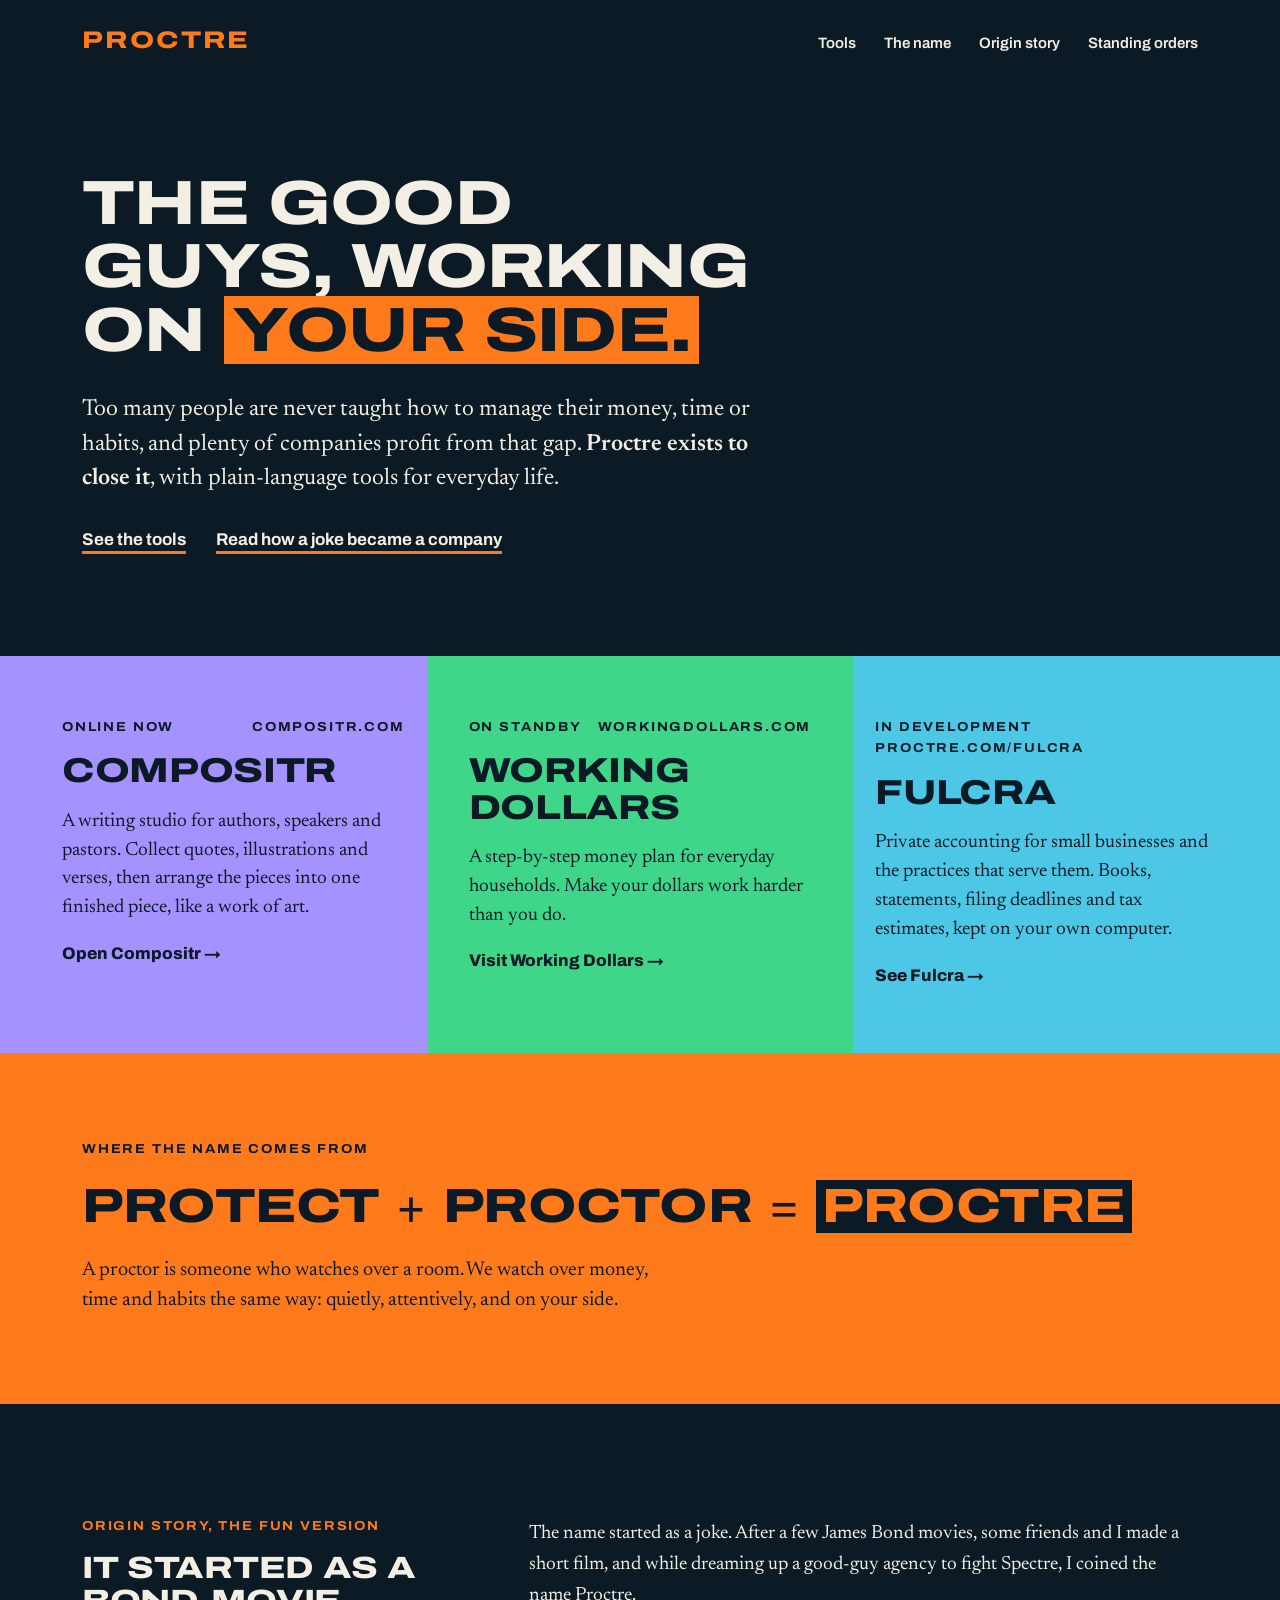
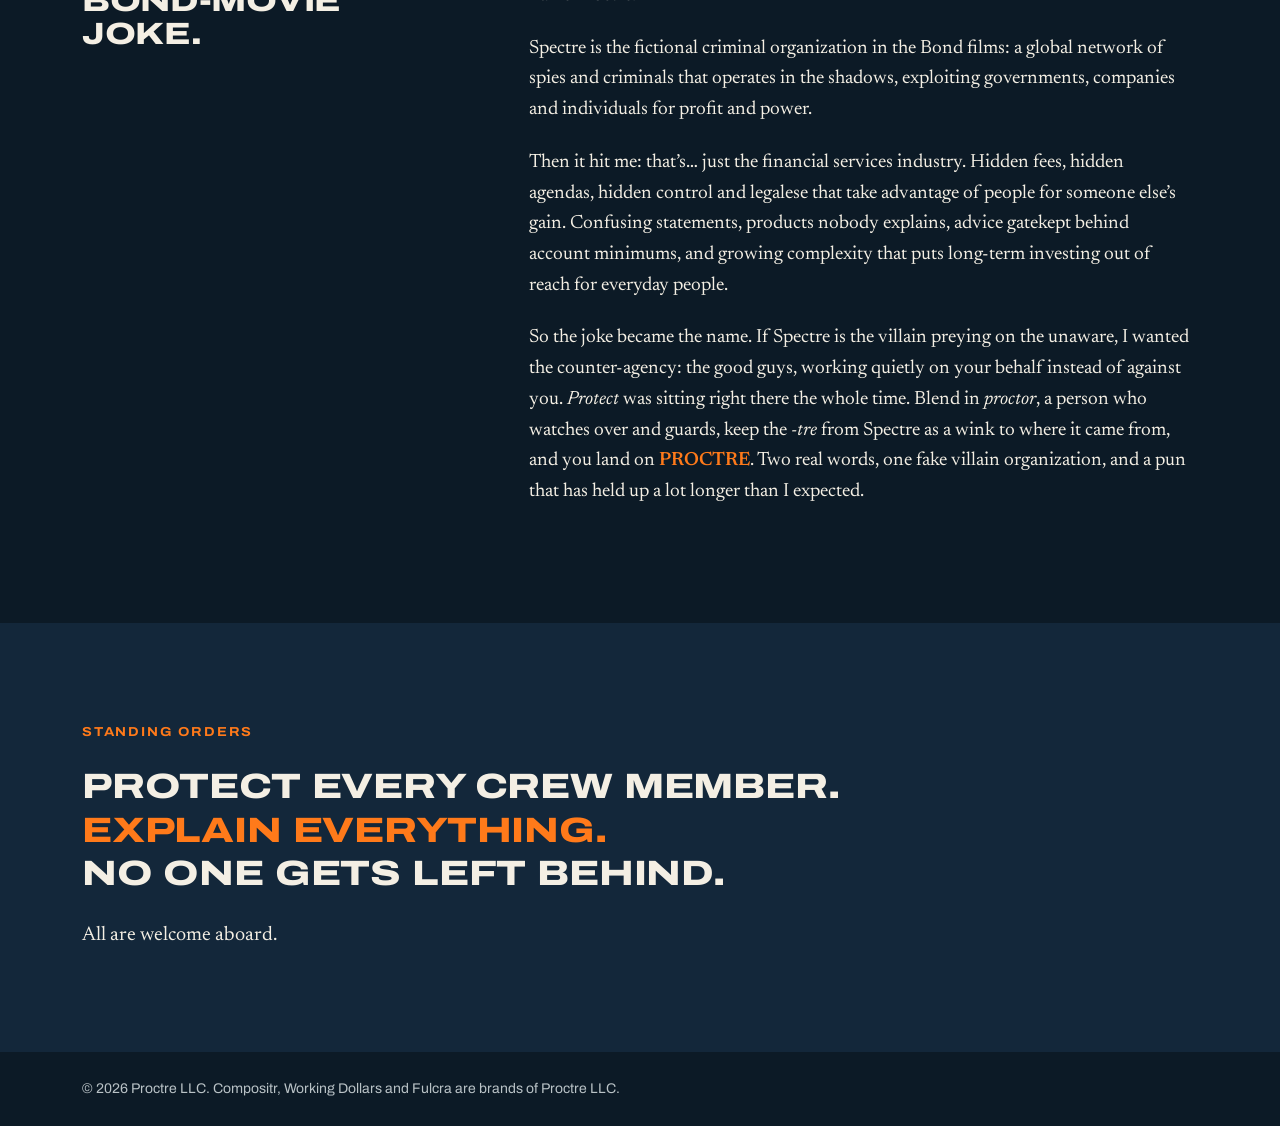
<file: index.html>
<!doctype html>
<html lang="en">
<head>
<meta charset="utf-8">
<meta name="viewport" content="width=device-width, initial-scale=1">
<title>Proctre LLC | Plain-language tools for money and writing</title>
<meta name="description" content="Proctre LLC builds plain-language tools for money and writing: Compositr for writers and speakers, Working Dollars for household money, and Fulcra for small-business books.">
<link rel="canonical" href="https://proctre.com/">
<link rel="icon" href="/favicon.svg" type="image/svg+xml">
<link rel="icon" href="/favicon.ico" sizes="any">
<link rel="apple-touch-icon" href="/apple-touch-icon.png">
<meta name="theme-color" content="#0c1a26">
<meta property="og:type" content="website">
<meta property="og:site_name" content="Proctre">
<meta property="og:url" content="https://proctre.com/">
<meta property="og:title" content="Proctre LLC: the good guys, working on your side">
<meta property="og:description" content="Practical stewardship of money, time and habits. Home of Compositr, Working Dollars and Fulcra.">
<meta property="og:image" content="https://proctre.com/og-image.png?v=7">
<meta property="og:image:width" content="1200">
<meta property="og:image:height" content="630">
<meta property="og:image:alt" content="Proctre: The good guys, working on your side. Compositr, online now. Working Dollars, on standby. Fulcra, in development.">
<meta name="twitter:card" content="summary_large_image">
<meta name="twitter:title" content="Proctre LLC: the good guys, working on your side">
<meta name="twitter:description" content="Practical stewardship of money, time and habits. Home of Compositr, Working Dollars and Fulcra.">
<meta name="twitter:image" content="https://proctre.com/og-image.png?v=7">
<link rel="preconnect" href="https://fonts.googleapis.com">
<link rel="preconnect" href="https://fonts.gstatic.com" crossorigin>
<link rel="stylesheet" href="https://fonts.googleapis.com/css2?family=Archivo:wdth,wght@62..125,400..900&family=Newsreader:opsz,wght@6..72,400..600&display=swap">
<link rel="stylesheet" href="style.css?v=8">
<script type="application/ld+json">
{
  "@context": "https://schema.org",
  "@graph": [
    {
      "@type": "Organization",
      "@id": "https://proctre.com/#org",
      "name": "Proctre LLC",
      "alternateName": "Proctre",
      "url": "https://proctre.com/",
      "logo": "https://proctre.com/apple-touch-icon.png",
      "image": "https://proctre.com/og-image.png",
      "description": "Proctre LLC builds plain-language tools for everyday life: Compositr for writers and speakers, Working Dollars for household money, and Fulcra for small-business books.",
      "brand": [
        { "@type": "Brand", "name": "Compositr", "url": "https://compositr.com/" },
        { "@type": "Brand", "name": "Working Dollars", "url": "https://www.workingdollars.com/" },
        { "@type": "Brand", "name": "Fulcra", "url": "https://proctre.com/fulcra/" }
      ]
    },
    {
      "@type": "WebSite",
      "@id": "https://proctre.com/#website",
      "name": "Proctre",
      "url": "https://proctre.com/",
      "publisher": { "@id": "https://proctre.com/#org" }
    }
  ]
}
</script>
</head>
<body>
<a class="skip" href="#main">Skip to content</a>
<header class="top"><div class="wrap">
	<a class="mark wide" href="/" aria-label="Proctre home">Proctre</a>
	<nav class="nav" aria-label="Sections"><a href="#tools">Tools</a><a href="#name">The name</a><a href="#origin">Origin story</a><a href="#orders">Standing orders</a></nav>
</div></header>

<main id="main">
	<section id="mission" class="hero"><div class="wrap">
		<h1 class="wide">The good guys, working on <mark>your side.</mark></h1>
		<p class="lede">Too many people are never taught how to manage their money, time or habits, and plenty of companies profit from that gap. <strong>Proctre exists to close it</strong>, with plain-language tools for everyday life.</p>
		<p class="jump"><a href="#tools">See the tools</a><a href="#origin">Read how a joke became a company</a></p>
	</div></section>

	<section id="tools" class="tools" aria-label="Our tools">
		<a id="compositr" class="tool" style="--c:var(--violet)" href="https://compositr.com" target="_blank" rel="noopener"><div class="in">
			<div class="label"><span>Online now</span><span>compositr.com</span></div>
			<h3 class="wide">Compositr</h3>
			<p>A writing studio for authors, speakers and pastors. Collect quotes, illustrations and verses, then arrange the pieces into one finished piece, like a work of art.</p>
			<div class="go">Open Compositr <span aria-hidden="true">&rarr;</span></div>
		</div></a>
		<a id="working-dollars" class="tool" style="--c:var(--green)" href="https://www.workingdollars.com" target="_blank" rel="noopener"><div class="in">
			<div class="label"><span>On standby</span><span>workingdollars.com</span></div>
			<h3 class="wide">Working Dollars</h3>
			<p>A step-by-step money plan for everyday households. Make your dollars work harder than you do.</p>
			<div class="go">Visit Working Dollars <span aria-hidden="true">&rarr;</span></div>
			<!-- PLACEHOLDER: launch-updates signup, if wanted later. -->
		</div></a>
		<a id="fulcra" class="tool" style="--c:var(--cyan)" href="/fulcra/"><div class="in">
			<div class="label"><span>In development</span><span>proctre.com/fulcra</span></div>
			<h3 class="wide">Fulcra</h3>
			<p>Private accounting for small businesses and the practices that serve them. Books, statements, filing deadlines and tax estimates, kept on your own computer.</p>
			<div class="go">See Fulcra <span aria-hidden="true">&rarr;</span></div>
		</div></a>
	</section>

	<section id="name" class="name"><div class="wrap">
		<h2 class="label">Where the name comes from</h2>
		<p class="sum wide" role="img" aria-label="Protect plus proctor equals Proctre"><span>Protect</span><span class="op">+</span><span>Proctor</span><span class="op">=</span><span class="res">Proctre</span></p>
		<p class="note">A proctor is someone who watches over a room. We watch over money, time and habits the same way: quietly, attentively, and on your side.</p>
	</div></section>

	<section id="origin" class="story"><div class="wrap">
		<div class="side"><p class="label">Origin story, the fun version</p><h2 class="wide">It started as a Bond-movie joke.</h2></div>
		<div class="letter">
			<p>The name started as a joke. After a few James Bond movies, some friends and I made a short film, and while dreaming up a good-guy agency to fight Spectre, I coined the name Proctre.</p>
			<p>Spectre is the fictional criminal organization in the Bond films: a global network of spies and criminals that operates in the shadows, exploiting governments, companies and individuals for profit and power.</p>
			<p>Then it hit me: that&rsquo;s&hellip; just the financial services industry. Hidden fees, hidden agendas, hidden control and legalese that take advantage of people for someone else&rsquo;s gain. Confusing statements, products nobody explains, advice gatekept behind account minimums, and growing complexity that puts long-term investing out of reach for everyday people.</p>
			<p>So the joke became the name. If Spectre is the villain preying on the unaware, I wanted the counter-agency: the good guys, working quietly on your behalf instead of against you. <em>Protect</em> was sitting right there the whole time. Blend in <em>proctor</em>, a person who watches over and guards, keep the <em>-tre</em> from Spectre as a wink to where it came from, and you land on <b>PROCTRE</b>. Two real words, one fake villain organization, and a pun that has held up a lot longer than I expected.</p>
		</div>
	</div></section>

	<section id="orders" class="orders"><div class="wrap">
		<h2 class="label">Standing orders</h2>
		<ul class="wide"><li>Protect every crew member.</li><li>Explain everything.</li><li>No one gets left behind.</li></ul>
		<p>All are welcome aboard.</p>
	</div></section>
</main>

<footer class="site-foot"><div class="wrap">
	<span>&copy; <span id="year">2026</span> Proctre LLC. Compositr, Working Dollars and Fulcra are brands of Proctre LLC.</span>
	<!-- PLACEHOLDER: footer email. Fill in data-user and data-domain (e.g. "hello" and "proctre.com").
	     The address is assembled in the browser, so it never appears in the page source for crawlers. -->
	<a class="foot-email" data-user="" data-domain="" hidden></a>
</div></footer>
<script src="site.js" defer></script>
</body>
</html>
</file>
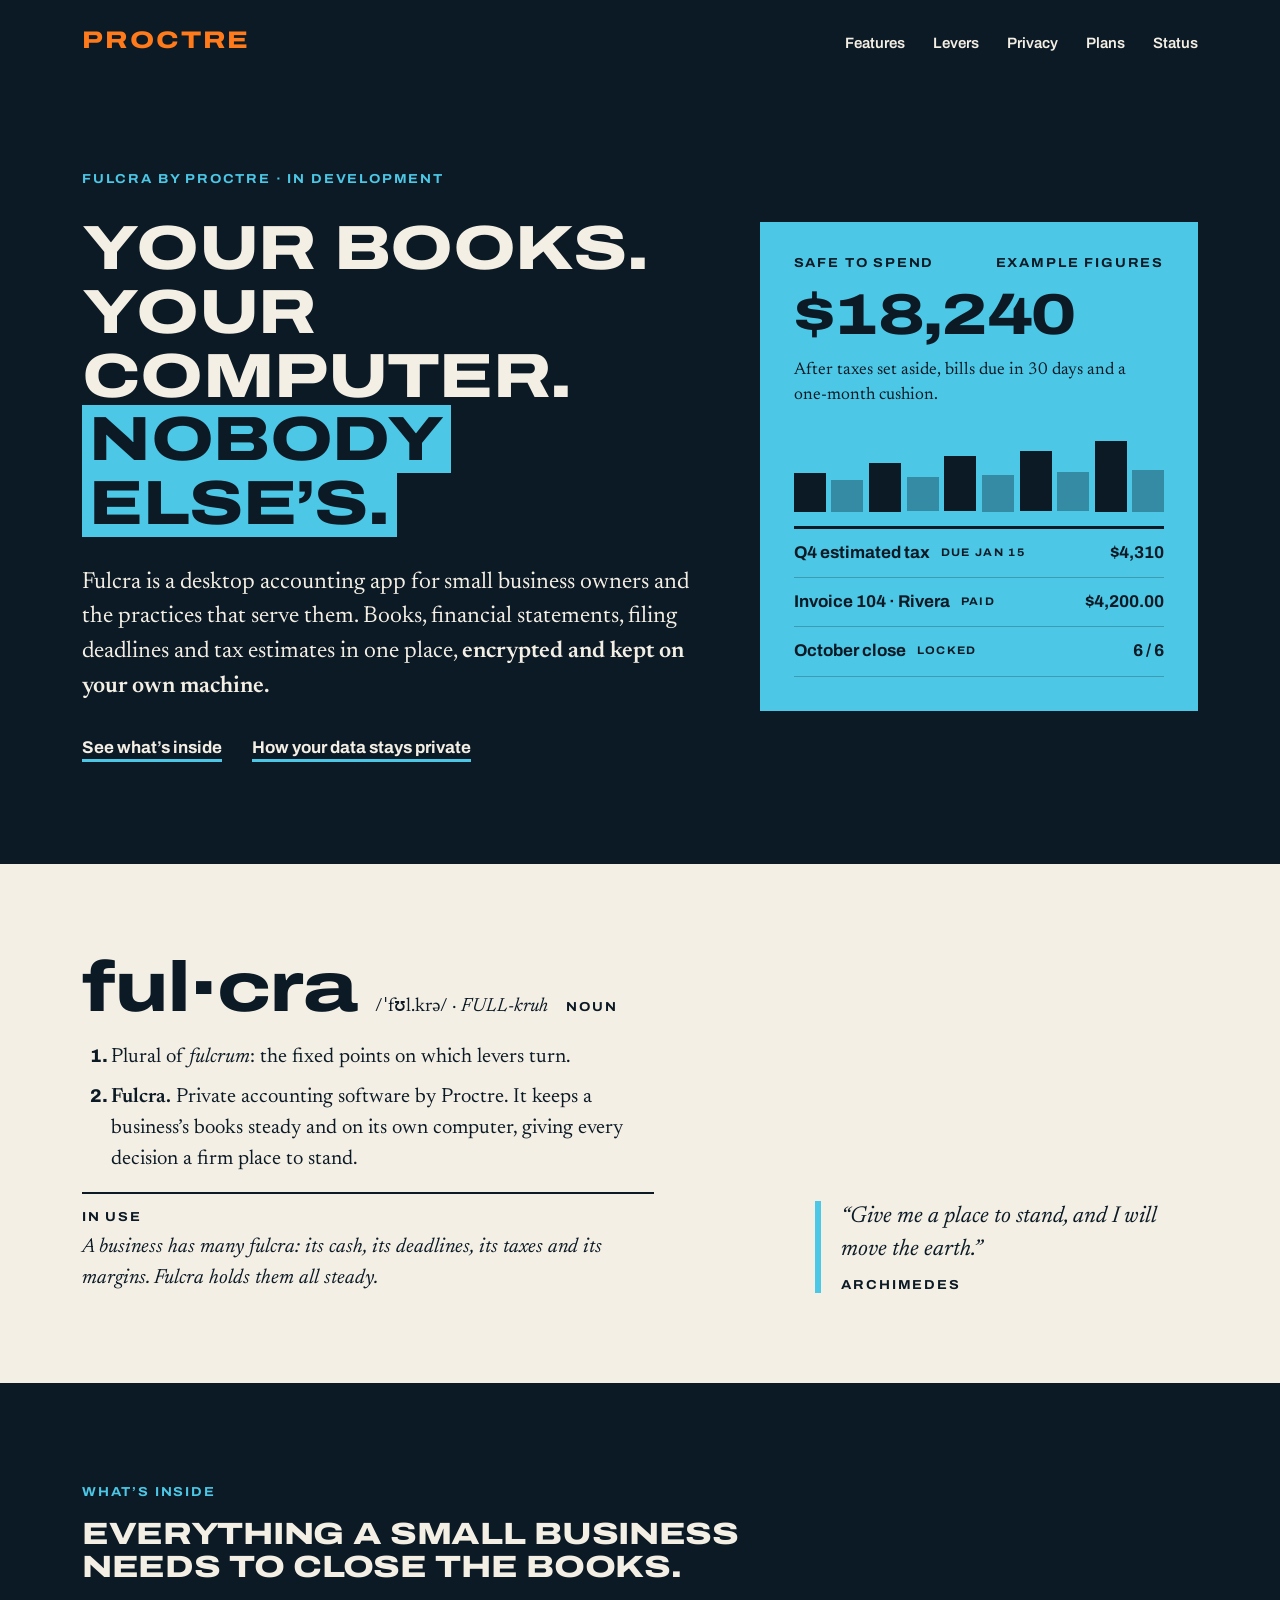
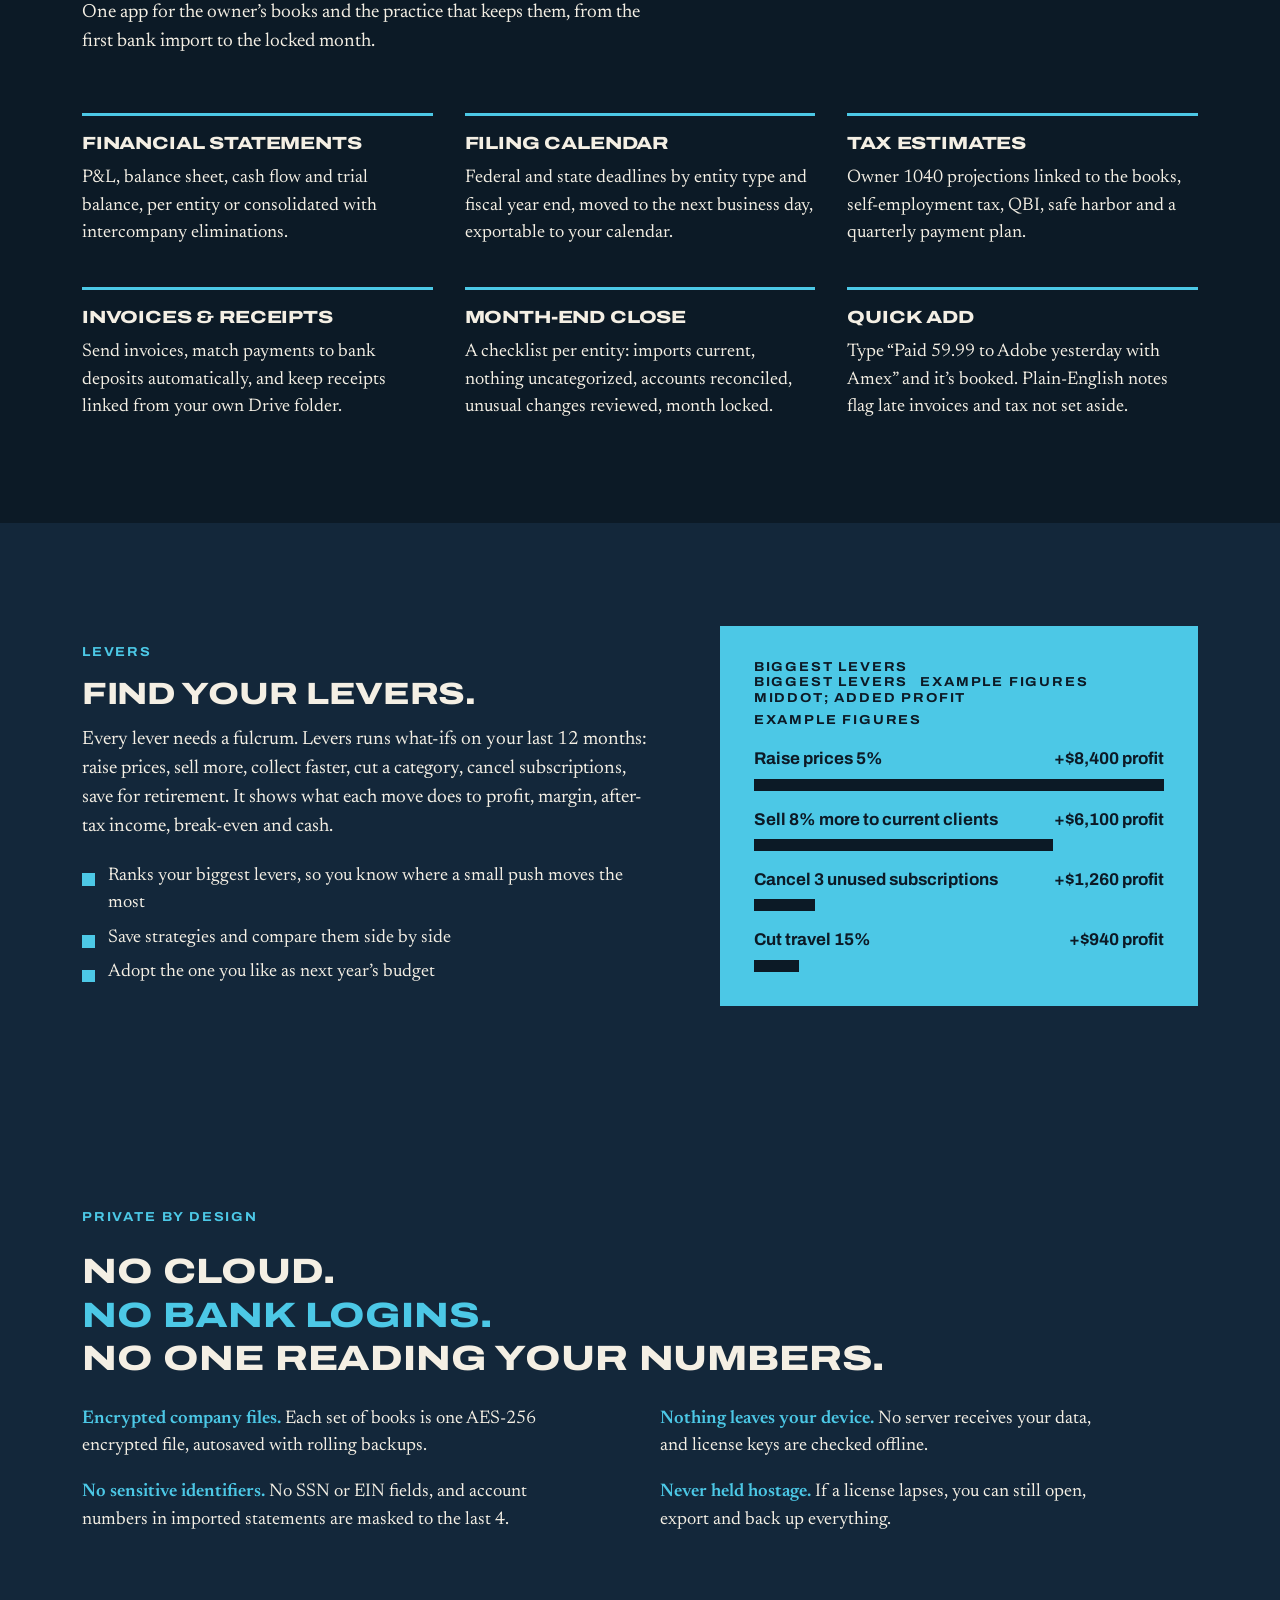
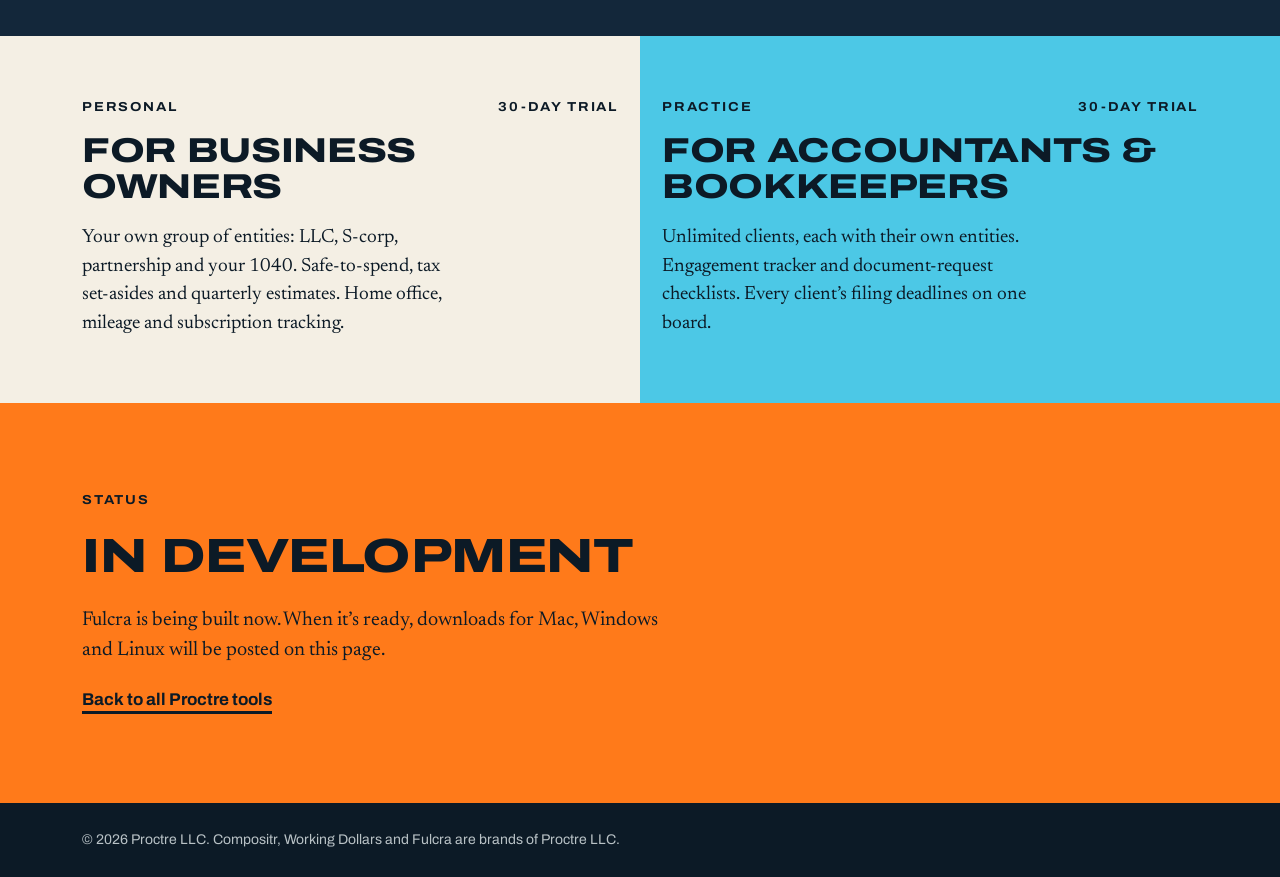
<file: fulcra/index.html>
<!doctype html>
<html lang="en">
<head>
<meta charset="utf-8">
<meta name="viewport" content="width=device-width, initial-scale=1">
<title>Fulcra | Private accounting by Proctre</title>
<meta name="description" content="Fulcra, by Proctre, is private, local-first accounting for small businesses and the practices that serve them. Books, statements, filing deadlines and tax estimates in one desktop app. Currently in development.">
<link rel="canonical" href="https://proctre.com/fulcra/">
<link rel="icon" href="/favicon.svg" type="image/svg+xml">
<link rel="icon" href="/favicon.ico" sizes="any">
<link rel="apple-touch-icon" href="/apple-touch-icon.png">
<meta name="theme-color" content="#0c1a26">
<meta property="og:type" content="website">
<meta property="og:site_name" content="Proctre">
<meta property="og:url" content="https://proctre.com/fulcra/">
<meta property="og:title" content="Fulcra: your books, on your computer">
<meta property="og:description" content="Private, local-first accounting for small businesses and the practices that serve them. In development.">
<meta property="og:image" content="https://proctre.com/og-image.png?v=7">
<meta property="og:image:width" content="1200">
<meta property="og:image:height" content="630">
<meta property="og:image:alt" content="Proctre: The good guys, working on your side. Compositr, online now. Working Dollars, on standby. Fulcra, in development.">
<meta name="twitter:card" content="summary_large_image">
<meta name="twitter:title" content="Fulcra: your books, on your computer">
<meta name="twitter:description" content="Private, local-first accounting for small businesses and the practices that serve them. In development.">
<meta name="twitter:image" content="https://proctre.com/og-image.png?v=7">
<link rel="preconnect" href="https://fonts.googleapis.com">
<link rel="preconnect" href="https://fonts.gstatic.com" crossorigin>
<link rel="stylesheet" href="https://fonts.googleapis.com/css2?family=Archivo:wdth,wght@62..125,400..900&family=Newsreader:opsz,wght@6..72,400..600&display=swap">
<link rel="stylesheet" href="/style.css?v=8">
</head>
<body class="ledger">
<a class="skip" href="#main">Skip to content</a>
<header class="top"><div class="wrap">
	<a class="mark wide" href="/" aria-label="Proctre home">Proctre</a>
	<nav class="nav" aria-label="Sections"><a href="#features">Features</a><a href="#levers">Levers</a><a href="#privacy">Privacy</a><a href="#plans">Plans</a><a href="#status">Status</a></nav>
</div></header>

<main id="main">
	<section class="hero lg-hero"><div class="wrap">
		<div class="lg-copy">
			<p class="label lg-accent rise" style="--d:0">Fulcra by Proctre &middot; In development</p>
			<h1 class="wide rise" style="--d:1">Your books. Your computer. <mark>Nobody else&rsquo;s.</mark></h1>
			<p class="lede rise" style="--d:2">Fulcra is a desktop accounting app for small business owners and the practices that serve them. Books, financial statements, filing deadlines and tax estimates in one place, <strong>encrypted and kept on your own machine.</strong></p>
			<p class="jump rise" style="--d:3"><a href="#features">See what&rsquo;s inside</a><a href="#privacy">How your data stays private</a></p>
		</div>

		<div class="lg-panel rise" style="--d:2" aria-hidden="true">
			<div class="label lg-panel-head"><span>Safe to spend</span><span>Example figures</span></div>
			<p class="wide lg-figure" id="sts" data-to="18240">$18,240</p>
			<p class="lg-note">After taxes set aside, bills due in 30 days and a one-month cushion.</p>
			<div class="lg-bars"><span style="--h:46%"></span><span style="--h:38%"></span><span style="--h:58%"></span><span style="--h:41%"></span><span style="--h:66%"></span><span style="--h:44%"></span><span style="--h:72%"></span><span style="--h:47%"></span><span style="--h:84%"></span><span style="--h:50%"></span></div>
			<ul class="lg-rows">
				<li><span>Q4 estimated tax <b>Due Jan 15</b></span><span>$4,310</span></li>
				<li><span>Invoice 104 &middot; Rivera <b>Paid</b></span><span>$4,200.00</span></li>
				<li><span>October close <b>Locked</b></span><span>6 / 6</span></li>
			</ul>
		</div>
	</div></section>

	<section id="definition" class="lg-define" aria-label="What Fulcra means"><div class="wrap">
		<dl class="lg-entry reveal">
			<dt><span class="wide lg-word">ful&middot;cra</span> <span class="lg-say">/&#712;f&#650;l.kr&#601;/ &middot; <i>FULL-kruh</i></span> <span class="label">noun</span></dt>
			<dd><ol>
				<li>Plural of <i>fulcrum</i>: the fixed points on which levers turn.</li>
				<li><b>Fulcra.</b> Private accounting software by Proctre. It keeps a business&rsquo;s books steady and on its own computer, giving every decision a firm place to stand.</li>
			</ol></dd>
			<dd class="lg-usage"><span class="label">In use</span> <i>A business has many fulcra: its cash, its deadlines, its taxes and its margins. Fulcra holds them all steady.</i></dd>
		</dl>
		<blockquote class="lg-quote reveal">
			<p>&ldquo;Give me a place to stand, and I will move the earth.&rdquo;</p>
			<footer class="label">Archimedes</footer>
		</blockquote>
	</div></section>

	<section id="features" class="lg-features"><div class="wrap">
		<div class="lg-head reveal">
			<h2 class="label lg-accent">What&rsquo;s inside</h2>
			<p class="wide lg-h2">Everything a small business needs to close the books.</p>
			<p class="lg-sub">One app for the owner&rsquo;s books and the practice that keeps them, from the first bank import to the locked month.</p>
		</div>
		<ul class="lg-grid">
			<li class="reveal"><h3 class="wide">Financial statements</h3><p>P&amp;L, balance sheet, cash flow and trial balance, per entity or consolidated with intercompany eliminations.</p></li>
			<li class="reveal"><h3 class="wide">Filing calendar</h3><p>Federal and state deadlines by entity type and fiscal year end, moved to the next business day, exportable to your calendar.</p></li>
			<li class="reveal"><h3 class="wide">Tax estimates</h3><p>Owner 1040 projections linked to the books, self-employment tax, QBI, safe harbor and a quarterly payment plan.</p></li>
			<li class="reveal"><h3 class="wide">Invoices &amp; receipts</h3><p>Send invoices, match payments to bank deposits automatically, and keep receipts linked from your own Drive folder.</p></li>
			<li class="reveal"><h3 class="wide">Month-end close</h3><p>A checklist per entity: imports current, nothing uncategorized, accounts reconciled, unusual changes reviewed, month locked.</p></li>
			<li class="reveal"><h3 class="wide">Quick add</h3><p>Type &ldquo;Paid 59.99 to Adobe yesterday with Amex&rdquo; and it&rsquo;s booked. Plain-English notes flag late invoices and tax not set aside.</p></li>
		</ul>
	</div></section>

	<section id="levers" class="lg-levers"><div class="wrap">
		<div class="lg-levers-copy">
			<h2 class="label lg-accent reveal">Levers</h2>
			<p class="wide lg-h2 reveal">Find your levers.</p>
			<p class="lg-sub reveal">Every lever needs a fulcrum. Levers runs what-ifs on your last 12 months: raise prices, sell more, collect faster, cut a category, cancel subscriptions, save for retirement. It shows what each move does to profit, margin, after-tax income, break-even and cash.</p>
			<ul class="lg-ticks reveal">
				<li>Ranks your biggest levers, so you know where a small push moves the most</li>
				<li>Save strategies and compare them side by side</li>
				<li>Adopt the one you like as next year&rsquo;s budget</li>
			</ul>
		</div>
		<div class="lg-rank reveal" aria-label="Example: biggest levers">
			<div class="label lg-panel-head"><span>Biggest levers <div class="label lg-panel-head"><span>Biggest levers</span><span>Example figures</span></div>middot; added profit</span><span>Example figures</span></div>
			<ol>
				<li style="--w:100%"><span>Raise prices 5%</span><b>+$8,400 profit</b><i></i></li>
				<li style="--w:73%"><span>Sell 8% more to current clients</span><b>+$6,100 profit</b><i></i></li>
				<li style="--w:15%"><span>Cancel 3 unused subscriptions</span><b>+$1,260 profit</b><i></i></li>
				<li style="--w:11%"><span>Cut travel 15%</span><b>+$940 profit</b><i></i></li>
			</ol>
		</div>
	</div></section>

	<section id="privacy" class="orders lg-privacy"><div class="wrap">
		<h2 class="label reveal">Private by design</h2>
		<ul class="wide reveal"><li>No cloud.</li><li>No bank logins.</li><li>No one reading your numbers.</li></ul>
		<div class="lg-points">
			<p class="reveal"><b>Encrypted company files.</b> Each set of books is one AES-256 encrypted file, autosaved with rolling backups.</p>
			<p class="reveal"><b>Nothing leaves your device.</b> No server receives your data, and license keys are checked offline.</p>
			<p class="reveal"><b>No sensitive identifiers.</b> No SSN or EIN fields, and account numbers in imported statements are masked to the last 4.</p>
			<p class="reveal"><b>Never held hostage.</b> If a license lapses, you can still open, export and back up everything.</p>
		</div>
	</div></section>

	<section id="plans" class="tools lg-plans" aria-label="Plans">
		<div class="tool" style="--c:var(--paper)"><div class="in">
			<div class="label"><span>Personal</span><span>30-day trial</span></div>
			<h3 class="wide">For business owners</h3>
			<p>Your own group of entities: LLC, S-corp, partnership and your 1040. Safe-to-spend, tax set-asides and quarterly estimates. Home office, mileage and subscription tracking.</p>
		</div></div>
		<div class="tool" style="--c:var(--cyan)"><div class="in">
			<div class="label"><span>Practice</span><span>30-day trial</span></div>
			<h3 class="wide">For accountants &amp; bookkeepers</h3>
			<p>Unlimited clients, each with their own entities. Engagement tracker and document-request checklists. Every client&rsquo;s filing deadlines on one board.</p>
		</div></div>
	</section>

	<section id="status" class="name lg-status"><div class="wrap">
		<h2 class="label">Status</h2>
		<p class="sum wide"><span>In development</span></p>
		<p class="note">Fulcra is being built now. When it&rsquo;s ready, downloads for Mac, Windows and Linux will be posted on this page.</p>
		<p class="jump"><a href="/">Back to all Proctre tools</a></p>
	</div></section>
</main>

<footer class="site-foot"><div class="wrap">
	<span>&copy; <span id="year">2026</span> Proctre LLC. Compositr, Working Dollars and Fulcra are brands of Proctre LLC.</span>
</div></footer>
<script src="/site.js" defer></script>
<script>
/* Fulcra page motion: count-up figure and scroll reveals. Content is visible without this script. */
(function () {
	var reduce = window.matchMedia && matchMedia('(prefers-reduced-motion: reduce)').matches;
	document.documentElement.classList.add('js');
	var el = document.getElementById('sts');
	if (el && !reduce) {
		var to = +el.dataset.to, t0 = null;
		var fmt = function (n) { return '$' + Math.round(n).toLocaleString('en-US'); };
		el.textContent = fmt(0);
		setTimeout(function () {
			requestAnimationFrame(function step(t) {
				if (!t0) t0 = t;
				var p = Math.min(1, (t - t0) / 1400);
				el.textContent = fmt(to * (1 - Math.pow(1 - p, 3)));
				if (p < 1) requestAnimationFrame(step);
			});
		}, 450);
	}
	if (reduce || !('IntersectionObserver' in window)) return;
	var items = [].slice.call(document.querySelectorAll('.reveal')), count = new Map();
	items.forEach(function (n) {
		var i = count.get(n.parentNode) || 0;
		count.set(n.parentNode, i + 1);
		if (n.getBoundingClientRect().top > innerHeight * 0.92) { n.style.setProperty('--i', i); n.classList.add('pending'); }
	});
	var io = new IntersectionObserver(function (es) {
		es.forEach(function (e) {
			if (!e.isIntersecting) return;
			var n = e.target;
			n.classList.remove('pending'); io.unobserve(n);
			setTimeout(function () { n.style.removeProperty('--i'); }, 1500);
		});
	}, { rootMargin: '0px 0px -8% 0px' });
	items.forEach(function (n) { if (n.classList.contains('pending')) io.observe(n); });
	setTimeout(function () { items.forEach(function (n) { n.classList.remove('pending'); }); }, 8000);
})();
</script>
</body>
</html>
</file>
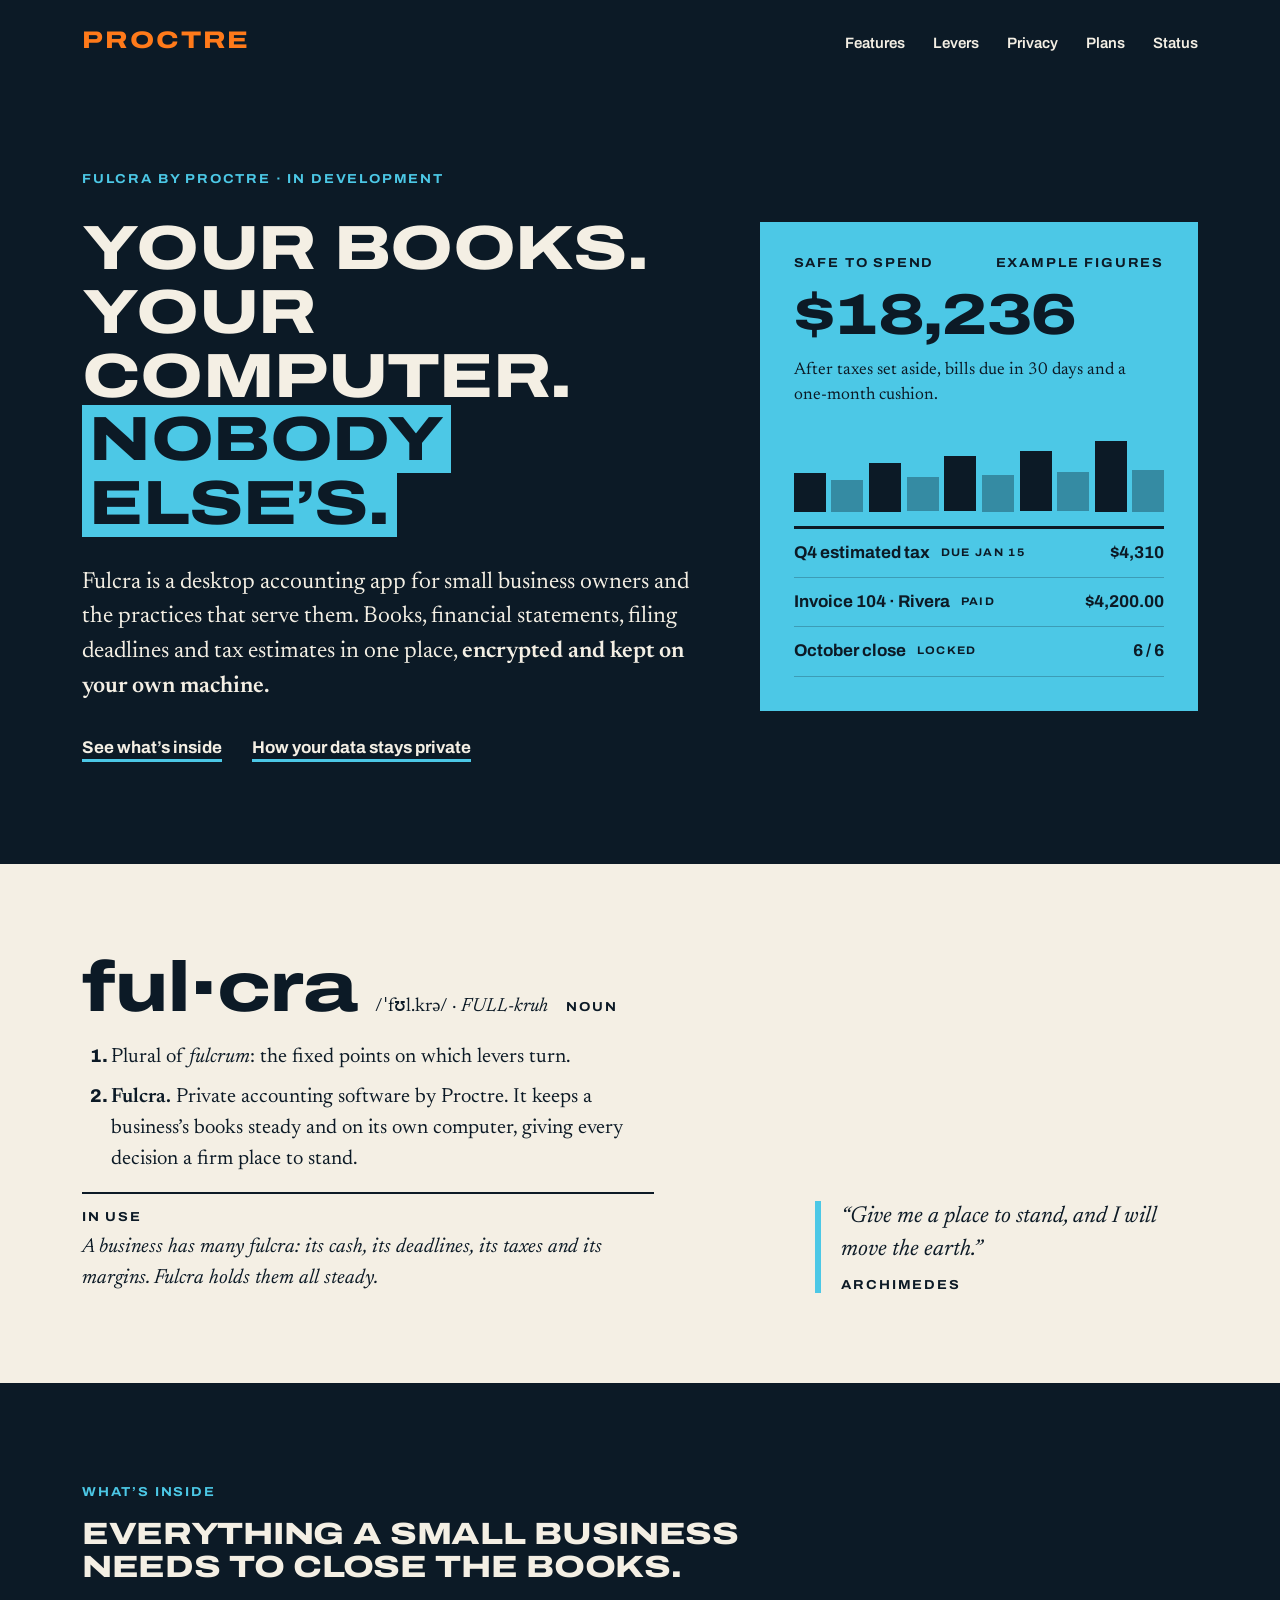
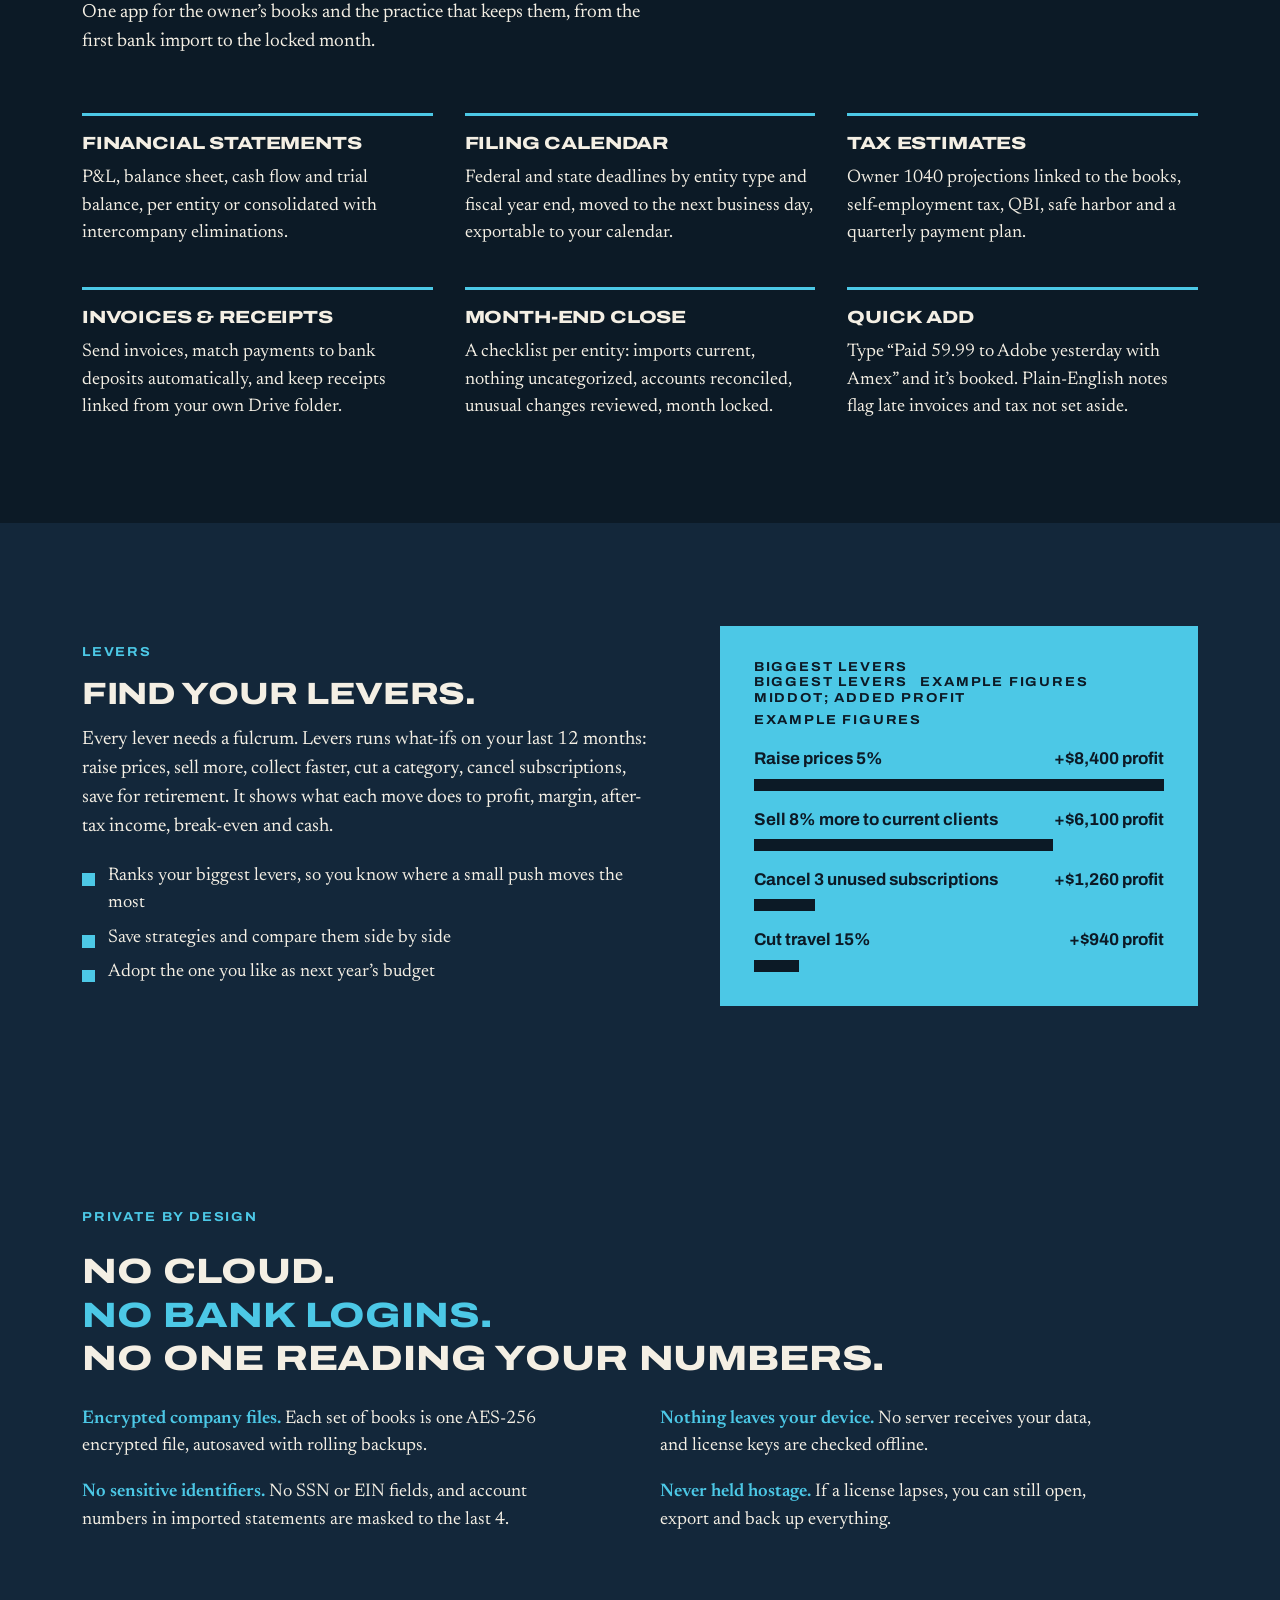
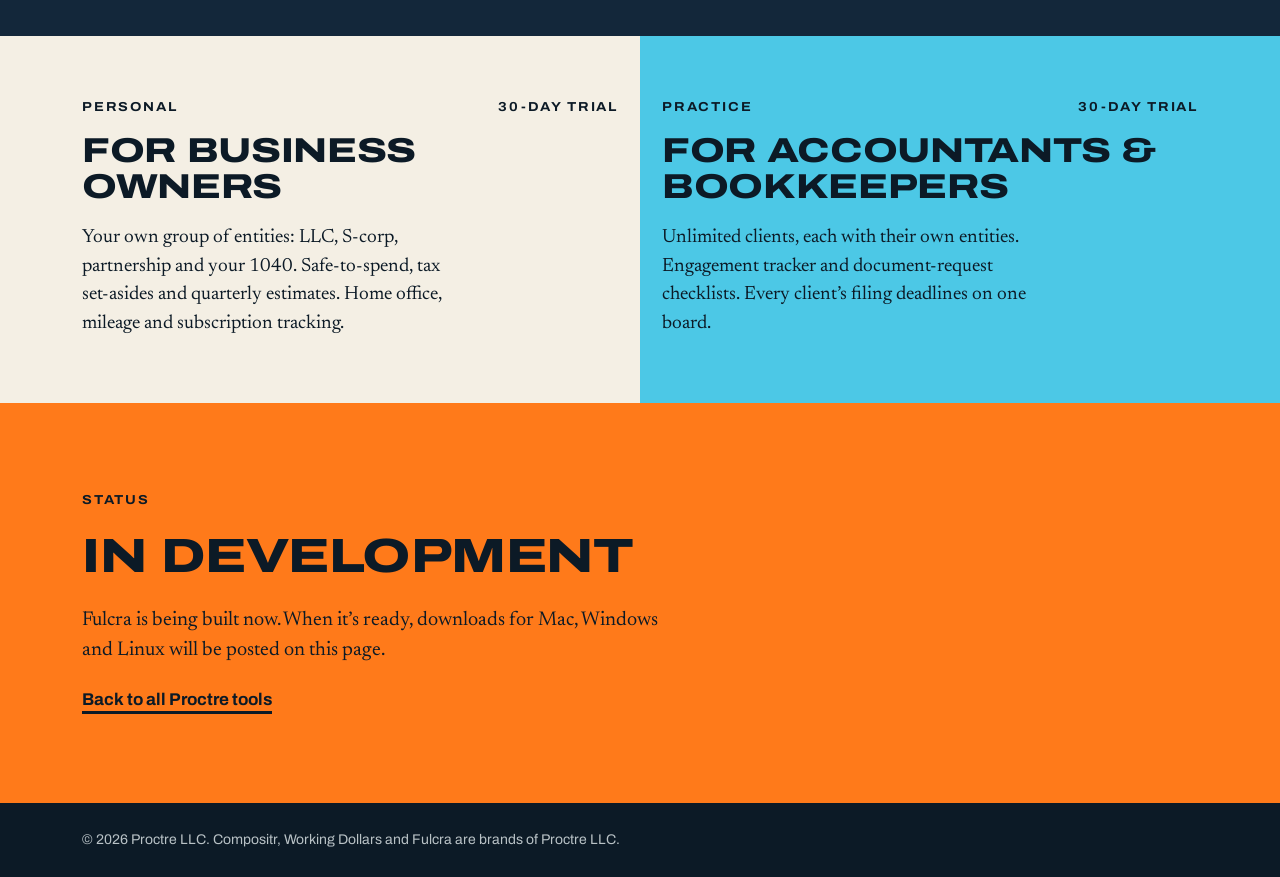
<file: ledger/index.html>
<!doctype html>
<html lang="en">
<head>
<meta charset="utf-8">
<title>Fulcra by Proctre</title>
<meta name="robots" content="noindex">
<link rel="canonical" href="https://proctre.com/fulcra/">
<meta http-equiv="refresh" content="0; url=/fulcra/">
<script>location.replace('/fulcra/' + location.hash);</script>
</head>
<body>
<p>Proctre Ledger is now Fulcra. <a href="/fulcra/">Go to the Fulcra page</a>.</p>
</body>
</html>
</file>
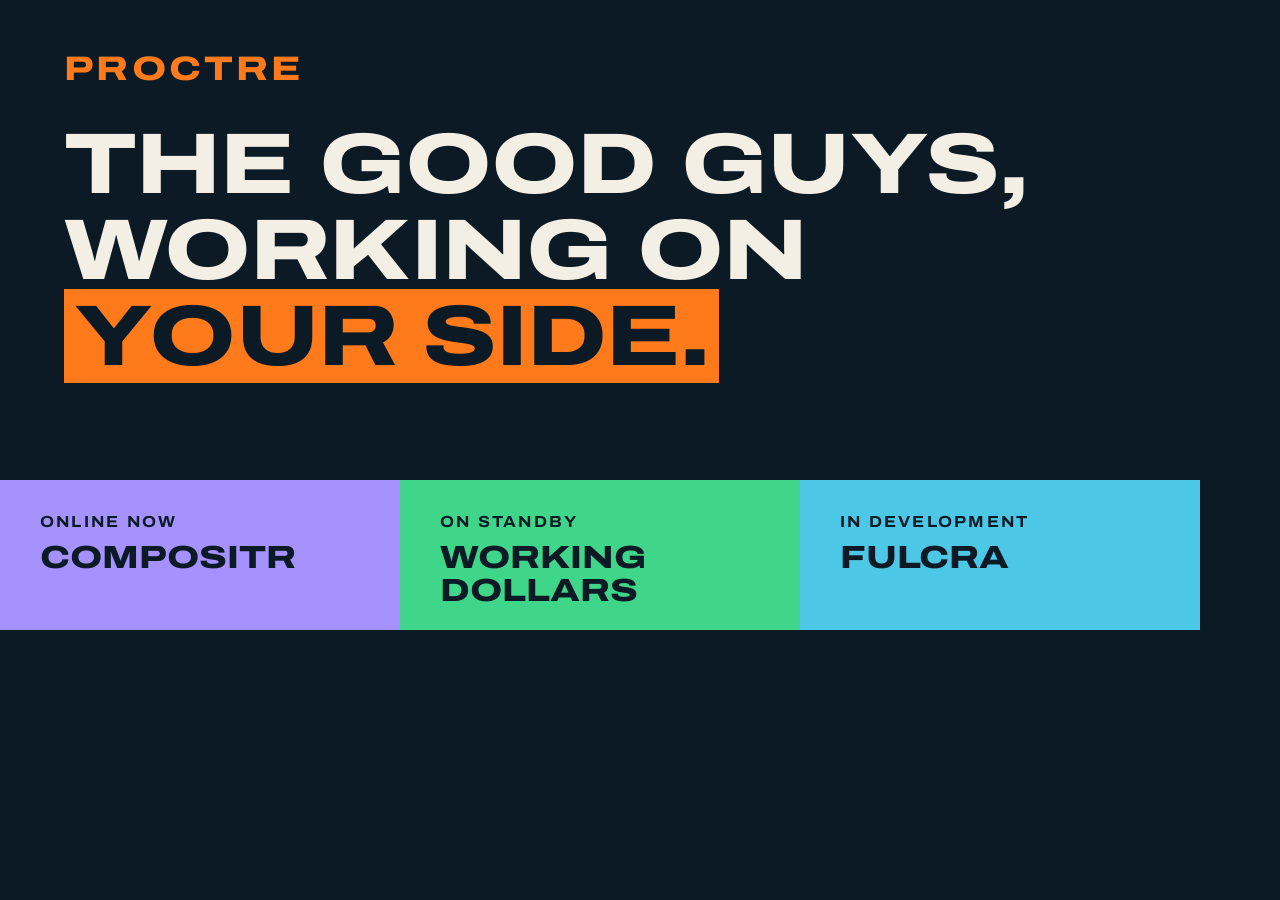
<file: _og/card.html>
<!doctype html>
<!-- Source for og-image.png (the 1200x630 share card). Not published: GitHub Pages skips folders starting with "_".
     Rebuild with headless Edge, e.g.:
     msedge --headless=new --hide-scrollbars --window-size=1200,630 --virtual-time-budget=8000 --screenshot=og-image.png _og/card.html
     Then raise the ?v= number on the og:image and twitter:image lines in index.html so apps fetch the new picture.
     To show a brand, add or remove its <div class="b"> block below. Colours match style.css. -->
<html><head><meta charset="utf-8">
<link rel="stylesheet" href="https://fonts.googleapis.com/css2?family=Archivo:wdth,wght@62..125,400..900&display=block">
<style>
html,body{margin:0;width:1200px;height:630px;overflow:hidden;background:#0c1a26;color:#f4efe4;font-family:"Archivo","Arial Black",sans-serif}
.card{display:grid;grid-template-rows:1fr 150px;height:630px}
.top{padding:50px 64px 0;display:grid;grid-template-rows:auto 1fr;gap:34px}
.wide{font-stretch:125%;font-weight:800;text-transform:uppercase}
.mark{font-size:34px;letter-spacing:.1em;color:#ff7a1a}
h1{margin:0;font-size:86px;line-height:1;letter-spacing:-.01em}
h1 mark{background:#ff7a1a;color:#0c1a26;padding:0 .12em}
.brands{display:grid;grid-auto-flow:column;grid-auto-columns:minmax(0,1fr)}
.b{background:var(--c);color:#0c1a26;padding:34px 40px 0;display:grid;align-content:start;gap:12px}
.b small{font:700 16px/1 "Archivo",sans-serif;font-stretch:110%;letter-spacing:.14em;text-transform:uppercase}
.b div{font-size:32px;line-height:1.02}
</style></head><body><div class="card">
<div class="top">
  <div class="mark wide">Proctre</div>
  <h1 class="wide">The good guys,<br>working on<br><mark>your side.</mark></h1>
</div>
<div class="brands">
  <div class="b" style="--c:#a592ff"><small>Online now</small><div class="wide">Compositr</div></div>
  <div class="b" style="--c:#3fd68a"><small>On standby</small><div class="wide">Working Dollars</div></div>
  <div class="b" style="--c:#4cc8e6"><small>In development</small><div class="wide">Fulcra</div></div>
</div>
</div></body></html>
</file>
<file: style.css>
/* Proctre.com styles.
   Layout: flat blocks of solid colour, like a film title card. No glows or gradients.
   Wide heavy headlines carry the energy; the founder's story is set in a serif, like a letter.
   Colours and fonts are defined once below, so a rebrand only touches this block. */
:root{
  color-scheme:dark;
  --navy:#0c1a26; --navy-2:#13273a; --paper:#f4efe4; --paper-2:#b9c2c6;
  --orange:#ff7a1a; --violet:#a592ff; --green:#3fd68a; --cyan:#4cc8e6;
  --f-display:"Archivo","Arial Black","Segoe UI",sans-serif;
  --f-text:"Newsreader",Georgia,"Times New Roman",serif;
  --max:1160px; --gutter:22px;
}
*{box-sizing:border-box}
html{scroll-behavior:smooth;-webkit-text-size-adjust:100%}
body{margin:0;background:var(--navy);color:var(--paper);font:400 17px/1.55 var(--f-display)}
h1,h2,h3,p,ul{margin:0}
ul{padding:0;list-style:none}
a{color:inherit}
a:focus-visible{outline:3px solid var(--paper);outline-offset:3px}
.tool:focus-visible{outline-color:var(--navy);outline-offset:-8px}
.skip{position:absolute;left:-999px;top:0;padding:10px 14px;background:var(--paper);color:var(--navy);font-weight:700}
.skip:focus{left:8px;top:8px;z-index:5}
.wrap{max-width:var(--max);margin-inline:auto;padding-inline:var(--gutter)}
.wide{font-family:var(--f-display);font-stretch:125%;font-weight:800;text-transform:uppercase;letter-spacing:-.01em}
.label{font:700 13px/1.2 var(--f-display);font-stretch:110%;letter-spacing:.14em;text-transform:uppercase}

/* Header */
.top .wrap{display:flex;align-items:baseline;justify-content:space-between;gap:16px;padding-block:22px}
.mark{font-size:24px;letter-spacing:.1em;color:var(--orange);text-decoration:none}
.nav{display:flex;gap:28px;font-weight:600;font-size:15px}
.nav a{text-decoration:none;border-bottom:2px solid transparent;padding-bottom:3px}
.nav a:hover{border-color:var(--orange)}

/* Hero */
.hero .wrap{display:grid;gap:30px;padding-block:clamp(36px,7vw,90px) clamp(52px,8vw,104px)}
.hero h1{font-size:clamp(1.9rem,5vw,3.9rem);line-height:1.02;max-width:14ch}
.hero h1 mark{background:var(--orange);color:var(--navy);padding:0 .12em;box-decoration-break:clone;-webkit-box-decoration-break:clone}
.lede{font:400 clamp(1.15rem,1.9vw,1.45rem)/1.5 var(--f-text);max-width:52ch}
.lede strong{font-weight:600}
.jump{display:flex;flex-wrap:wrap;gap:10px 30px;font-weight:700}
.jump a{text-decoration:underline;text-decoration-color:var(--orange);text-decoration-thickness:3px;text-underline-offset:6px}
.jump a:hover{color:var(--orange)}

/* Brands: three flat colour blocks, edge to edge. Each block sets its own colour with --c. */
.tools{display:grid;grid-template-columns:repeat(3,minmax(0,1fr))}
.tool{background:var(--c);color:var(--navy);text-decoration:none;padding:clamp(30px,5vw,64px) var(--gutter) clamp(34px,5vw,64px)}
.tool .in{display:grid;gap:18px;align-content:start;width:100%;max-width:calc(var(--max) / 3 - var(--gutter) * 2)}
.tool:first-child .in{margin-left:auto}
.tool:nth-child(2) .in{margin-inline:auto}
.tool .label{display:flex;flex-wrap:wrap;justify-content:space-between;gap:6px 12px}
.tool h3{font-size:clamp(1.5rem,2.7vw,2.2rem);line-height:1.05}
.tool p{font:400 1.2rem/1.5 var(--f-text);max-width:34ch}
.tool .go{font-weight:800;font-size:1.05rem}
.tool .go span{display:inline-block;transition:transform .2s}
.tool:hover .go span{transform:translateX(8px)}
.tool:hover h3{text-decoration:underline;text-decoration-thickness:.08em;text-underline-offset:.12em}

/* The name */
.name{background:var(--orange);color:var(--navy)}
.name .wrap{display:grid;gap:22px;padding-block:clamp(48px,7vw,96px)}
.sum{display:flex;flex-wrap:wrap;align-items:baseline;gap:.05em .35em;font-size:clamp(1.45rem,3.9vw,3rem);line-height:1.1}
.sum .op{font-weight:400;font-stretch:100%}
.sum .res{background:var(--navy);color:var(--orange);padding:0 .14em}
.name .note{font:400 1.25rem/1.5 var(--f-text);max-width:54ch}

/* Origin story */
.story .wrap{display:grid;grid-template-columns:minmax(0,4fr) minmax(0,7fr);gap:clamp(24px,5vw,80px);padding-block:clamp(60px,9vw,128px)}
.story h2{font-size:clamp(1.35rem,2.4vw,1.95rem);line-height:1.08}
.story .side{display:grid;gap:16px;align-content:start}
.story .side .label{color:var(--orange)}
.letter{display:grid;gap:1.15em;font:400 clamp(1.15rem,1.5vw,1.3rem)/1.6 var(--f-text);max-width:60ch}
.letter b{font-weight:600;color:var(--orange)}

/* Standing orders */
.orders{background:var(--navy-2)}
.orders .wrap{display:grid;gap:26px;padding-block:clamp(52px,8vw,110px)}
.orders .label{color:var(--orange)}
.orders ul{display:grid;gap:.25em}
.orders li{font-size:clamp(1.2rem,2.9vw,2.2rem);line-height:1.12}
.orders li:nth-child(2){color:var(--orange)}
.orders p{font:400 1.25rem/1.5 var(--f-text);max-width:52ch}

/* Error page */
.notfound .wrap{display:grid;gap:26px;padding-block:clamp(48px,9vw,120px)}
.notfound .label{color:var(--orange)}
.notfound h1{font-size:clamp(1.8rem,4.6vw,3.4rem);line-height:1.04}

/* Fulcra page (/fulcra/; body class "ledger"): same flat blocks, with Fulcra's cyan in place of orange as the accent. */
.ledger .nav a:hover{border-color:var(--cyan)}
.ledger .jump a{text-decoration-color:var(--cyan)}
.ledger .jump a:hover{color:var(--cyan)}
.lg-accent{color:var(--cyan)}
.lg-hero .wrap{grid-template-columns:minmax(0,7fr) minmax(0,5fr);align-items:center;gap:clamp(30px,5vw,72px)}
.lg-copy{display:grid;gap:30px}
.ledger .hero h1{max-width:13ch}
.ledger .hero h1 mark{background:var(--cyan)}
.lg-panel{background:var(--cyan);color:var(--navy);padding:clamp(22px,3vw,34px);display:grid;gap:14px}
.lg-panel-head{display:flex;flex-wrap:wrap;justify-content:space-between;gap:6px 12px}
.lg-figure{font-size:clamp(2.4rem,5vw,3.6rem);line-height:1;font-variant-numeric:tabular-nums}
.lg-note{font:400 1.08rem/1.45 var(--f-text);max-width:34ch}
.lg-bars{display:flex;align-items:flex-end;gap:6px;height:84px;margin-top:6px}
.lg-bars span{flex:1;height:var(--h);background:var(--navy);transform-origin:bottom}
.lg-bars span:nth-child(even){opacity:.35}
.lg-rows{display:grid;border-top:3px solid var(--navy)}
.lg-rows li{display:flex;justify-content:space-between;gap:12px;padding:11px 0;border-bottom:1px solid rgba(12,26,38,.25);font-weight:700;font-variant-numeric:tabular-nums}
.lg-rows b{font:700 11px/1 var(--f-display);font-stretch:110%;letter-spacing:.12em;text-transform:uppercase;margin-left:8px;vertical-align:2px}
.lg-features .wrap{display:grid;gap:clamp(32px,5vw,56px);padding-block:clamp(56px,8vw,112px)}
.lg-head{display:grid;gap:16px;max-width:44em}
.lg-h2{font-size:clamp(1.35rem,2.4vw,1.95rem);line-height:1.08}
.lg-sub{font:400 clamp(1.15rem,1.5vw,1.3rem)/1.5 var(--f-text);max-width:52ch}
.lg-grid{display:grid;grid-template-columns:repeat(3,minmax(0,1fr));gap:40px 32px}
.lg-grid li{display:grid;gap:10px;align-content:start;border-top:3px solid var(--cyan);padding-top:18px}
.lg-grid h3{font-size:1.1rem;line-height:1.15}
.lg-grid p{font:400 1.15rem/1.5 var(--f-text);color:var(--paper)}
.lg-define{background:var(--paper);color:var(--navy)}
.lg-define .wrap{display:grid;grid-template-columns:minmax(0,7fr) minmax(0,4fr);gap:clamp(28px,5vw,72px);align-items:end;padding-block:clamp(48px,7vw,96px)}
.lg-entry{margin:0;display:grid;gap:18px}
.lg-entry dt{display:flex;flex-wrap:wrap;align-items:baseline;gap:6px 18px}
.lg-word{font-size:clamp(2.2rem,6vw,4.4rem);line-height:1;text-transform:lowercase}
.lg-say{font:400 1.2rem/1.3 var(--f-text)}
.lg-entry dd{margin:0}
.lg-entry ol{margin:0;padding-left:1.4em;display:grid;gap:10px;font:400 clamp(1.15rem,1.6vw,1.35rem)/1.5 var(--f-text);max-width:52ch}
.lg-entry ol li::marker{font:800 .9em var(--f-display)}
.lg-entry b{font-weight:600}
.lg-usage{display:flex;flex-wrap:wrap;align-items:baseline;gap:6px 14px;border-top:2px solid var(--navy);padding-top:16px;font:400 clamp(1.15rem,1.6vw,1.35rem)/1.5 var(--f-text);max-width:52ch}
.lg-quote{margin:0;display:grid;gap:12px;border-left:6px solid var(--cyan);padding-left:20px}
.lg-quote p{font:italic 400 clamp(1.2rem,1.8vw,1.5rem)/1.4 var(--f-text)}
.lg-levers{background:var(--navy-2)}
.lg-levers .wrap{display:grid;grid-template-columns:minmax(0,6fr) minmax(0,5fr);gap:clamp(30px,5vw,72px);align-items:center;padding-block:clamp(56px,8vw,112px)}
.lg-levers-copy{display:grid;gap:16px}
.lg-ticks{display:grid;gap:8px;font:400 1.15rem/1.45 var(--f-text);margin-top:6px}
.lg-ticks li{padding-left:1.4em;position:relative}
.lg-ticks li::before{content:"";position:absolute;left:0;top:.55em;width:.7em;height:.7em;background:var(--cyan)}
.lg-rank{background:var(--cyan);color:var(--navy);padding:clamp(22px,3vw,34px);display:grid;gap:18px}
.lg-rank ol{display:grid;gap:16px;margin:0;padding:0;list-style:none}
.lg-rank li{display:grid;grid-template-columns:minmax(0,1fr) auto;gap:6px 12px;font-weight:700}
.lg-rank li b{font-variant-numeric:tabular-nums}
.lg-rank li i{grid-column:1 / -1;height:12px;background:var(--navy);width:var(--w);transform-origin:left}
.js .lg-rank.reveal i{transition:transform 1s cubic-bezier(.2,.8,.2,1) .25s}
.js .lg-rank.reveal.pending i{transform:scaleX(0)}
.ledger .orders .label{color:var(--cyan)}
.ledger .orders li:nth-child(2){color:var(--cyan)}
.lg-points{display:grid;grid-template-columns:repeat(2,minmax(0,1fr));gap:18px 40px;max-width:var(--max)}
.lg-points p{font:400 1.15rem/1.5 var(--f-text);max-width:46ch}
.lg-points b{font-weight:600;color:var(--cyan)}
.lg-plans{grid-template-columns:repeat(2,minmax(0,1fr))}
.lg-plans .tool .in{max-width:calc(var(--max) / 2 - var(--gutter) * 2)}
.lg-plans .tool:nth-child(2) .in{margin-inline:0 auto}
.lg-plans .tool:hover h3{text-decoration:none}
.lg-status .label{color:var(--navy)}
.lg-status .jump a{text-decoration-color:var(--navy)}
.lg-status .jump a:hover{color:var(--navy);text-decoration-thickness:5px}

/* Fulcra page motion. Everything rests visible; the script only hides items that start below the fold. */
.rise{animation:lg-rise .7s cubic-bezier(.2,.7,.2,1) both;animation-delay:calc(var(--d,0) * 90ms + 60ms)}
@keyframes lg-rise{from{opacity:0;transform:translateY(14px)}to{opacity:1;transform:none}}
.lg-bars span{animation:lg-grow .9s cubic-bezier(.2,.8,.2,1) both}
.lg-bars span:nth-child(1){animation-delay:.55s}.lg-bars span:nth-child(2){animation-delay:.61s}
.lg-bars span:nth-child(3){animation-delay:.67s}.lg-bars span:nth-child(4){animation-delay:.73s}
.lg-bars span:nth-child(5){animation-delay:.79s}.lg-bars span:nth-child(6){animation-delay:.85s}
.lg-bars span:nth-child(7){animation-delay:.91s}.lg-bars span:nth-child(8){animation-delay:.97s}
.lg-bars span:nth-child(9){animation-delay:1.03s}.lg-bars span:nth-child(10){animation-delay:1.09s}
@keyframes lg-grow{from{transform:scaleY(0)}to{transform:scaleY(1)}}
.js .reveal{transition:opacity .7s cubic-bezier(.2,.7,.2,1),transform .7s cubic-bezier(.2,.7,.2,1);transition-delay:calc(var(--i,0) * 80ms)}
.js .reveal.pending{opacity:0;transform:translateY(18px)}

/* Footer */
.site-foot .wrap{display:flex;flex-wrap:wrap;justify-content:space-between;gap:8px 24px;padding-block:26px;font-size:14px;color:var(--paper-2)}

@media (max-width:1000px){
  .tools{grid-template-columns:minmax(0,1fr)}
  .tool .in,.tool:first-child .in,.tool:nth-child(2) .in{max-width:var(--max);margin-inline:auto}
}
@media (max-width:760px){
  .nav{display:none}
  .tools,.story .wrap{grid-template-columns:minmax(0,1fr)}
  .tool .in{max-width:none}
}
@media (max-width:900px){
  .lg-hero .wrap,.lg-define .wrap,.lg-levers .wrap{grid-template-columns:minmax(0,1fr)}
  .lg-grid{grid-template-columns:repeat(2,minmax(0,1fr))}
}
@media (max-width:600px){
  .lg-grid,.lg-points{grid-template-columns:minmax(0,1fr)}
}
@media (prefers-reduced-motion:reduce){
  html{scroll-behavior:auto}
  *{transition:none!important;animation:none!important}
  .js .reveal.pending{opacity:1;transform:none}
}
</file>
